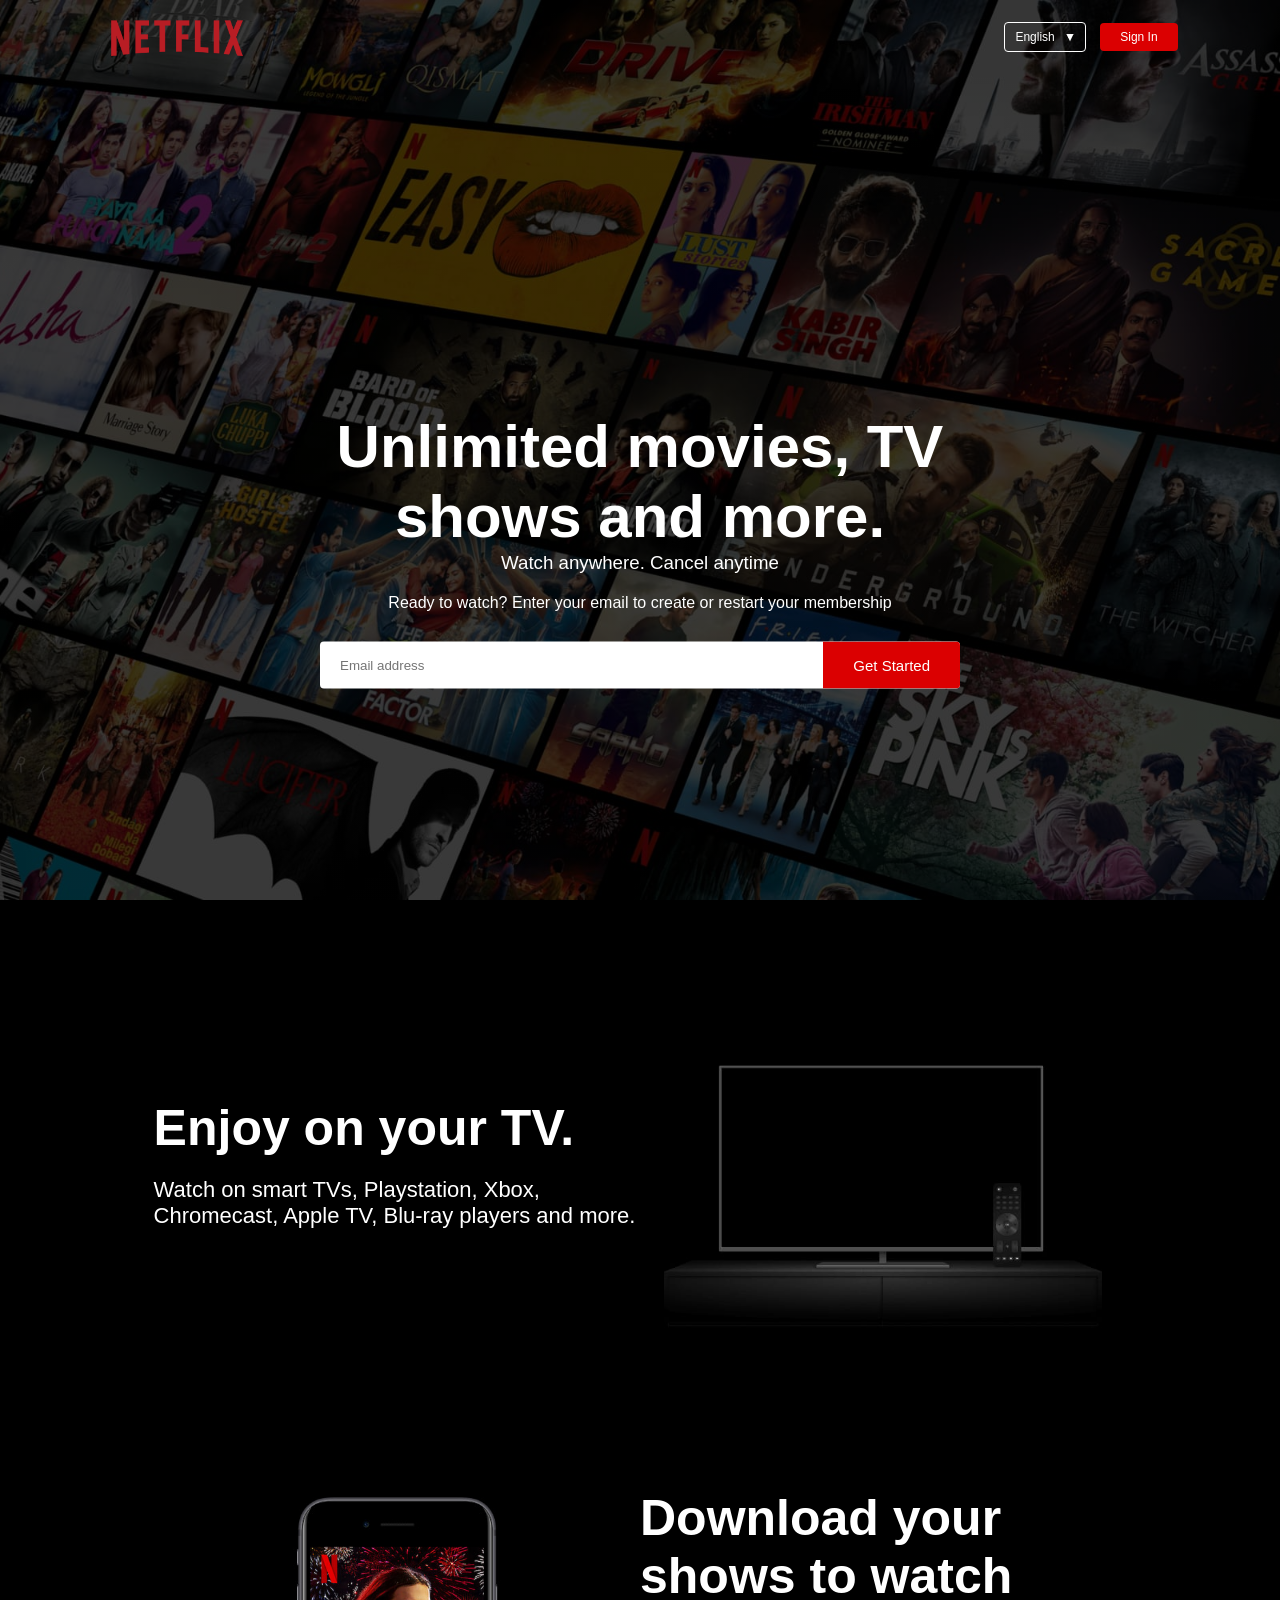
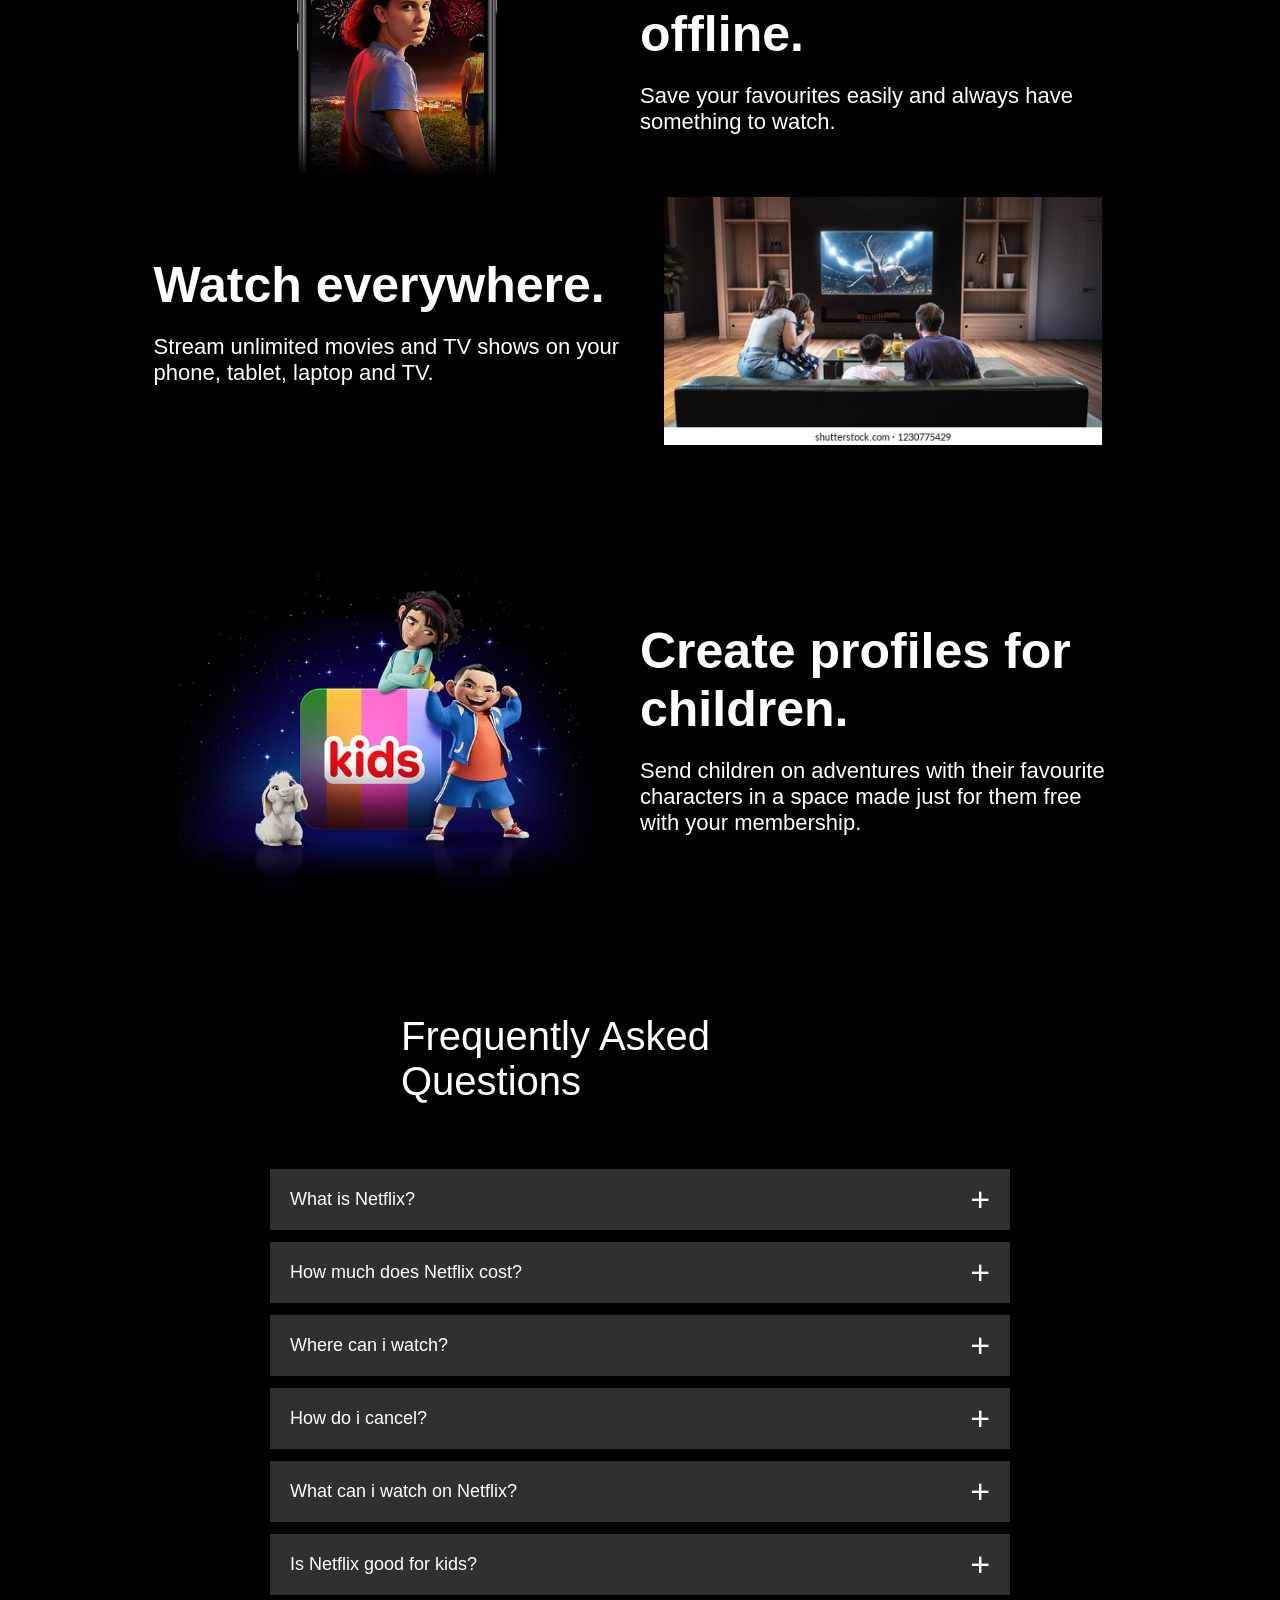
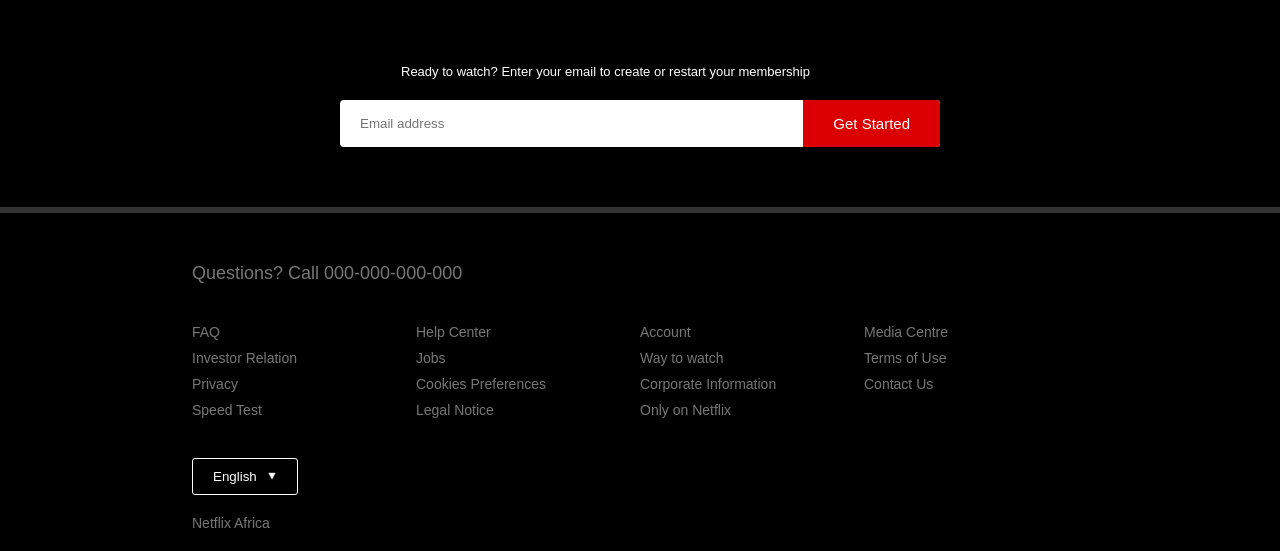
<file: Index.html>
<!DOCTYPE html>
<html>
    <head>
        <meta name="viewport" content="width=device-width, initial-scale=1.0">
        <title>Netflix Clone</title> 
        <link rel="stylesheet" href="Netflix.css">
    </head>
    <body>
        <div class="header">
            <nav>
                <img src="neet.png" class="logo">
                <div>
                    <button class="language-btn">English<img src="Net.png"></button>
                    <button>Sign In</button> 
                </div>
            </nav>
            <div class="header-content">
                <h1>Unlimited movies, TV shows and more.</h1>
                <h3>Watch anywhere. Cancel anytime</h3>
                <p>Ready to watch? Enter your email to create or restart your membership</p>
                <form class="email-signup">
                    <input type="email" placeholder="Email address" required="">
                    <button type="submit">Get Started</button>
                </form>
            </div>
        </div>
        <div class="features">
            <div class="row">
                <div class="text-col">
                <h2>Enjoy on your TV.</h2>
                <P>Watch on smart TVs, Playstation, Xbox, Chromecast, Apple TV, Blu-ray players and more.</P>
            </div>
            <div class="img-col">
                <img src="Netlap.jpg">
            </div>
            </div>

                        <div class="row">
                <div class="img-col">
                    <img src="Netphone.jpg">
                </div>
                <div class="text-col">
                <h2>Download your shows to watch offline.</h2>
                <P>Save your favourites easily and always have something to watch.</P>
            </div>

            <div class="text-col">
                <h2>Watch everywhere.</h2>
                <P>Stream unlimited movies and TV shows on your phone, tablet, laptop and TV.</P>
            </div>
            <div class="img-col">
                <img src="Netfamily.jpg">
            </div>
            </div>

            <div class="row">
                <div class="img-col">
                    <img src="Netkid.jpg">
                </div>
                <div class="text-col">
                <h2>Create profiles for children.</h2>
                <P>Send children on adventures with their favourite characters in a space made just for them free with your membership.</P>
            </div>
            </div>
            
        </div>      
    <div class="faq">
        <h2>Frequently Asked Questions</h2>
        <ul class="accordion">
            <li>
                <input type="radio" name="accordion" id="first">
                <label for="first">What is Netflix?</label>
                <div class="content">
                    <p>Lorem ipsum dolor sit amet consectetur adipisicing elit. Eaque magnam iusto consequatur laudantium odio adipisci commodi ipsam doloremque, iure dolorem sunt quam optio, recusandae fugit, nulla ipsa explicabo distinctio mollitia.</p>
                </div>
            </li>
            <li>
                <input type="radio" name="accordion" id="second">
                <label for="second">How much does Netflix cost?</label>
                <div class="content">
                    <p>Lorem ipsum dolor sit amet consectetur adipisicing elit. Eaque magnam iusto consequatur laudantium odio adipisci commodi ipsam doloremque, iure dolorem sunt quam optio, recusandae fugit, nulla ipsa explicabo distinctio mollitia.</p>
                </div>
            </li>
            <li>
                <input type="radio" name="accordion" id="third">
                <label for="third">Where can i watch?</label>
                <div class="content">
                    <p>Lorem ipsum dolor sit amet consectetur adipisicing elit. Eaque magnam iusto consequatur laudantium odio adipisci commodi ipsam doloremque, iure dolorem sunt quam optio, recusandae fugit, nulla ipsa explicabo distinctio mollitia.</p>
                </div>
            </li>
            <li>
                <input type="radio" name="accordion" id="fourth">
                <label for="fourth">How do i cancel?</label>
                <div class="content">
                    <p>Lorem ipsum dolor sit amet consectetur adipisicing elit. Eaque magnam iusto consequatur laudantium odio adipisci commodi ipsam doloremque, iure dolorem sunt quam optio, recusandae fugit, nulla ipsa explicabo distinctio mollitia.</p>
                </div>
            </li>
            <li>
                <input type="radio" name="accordion" id="fifth">
                <label for="fifth">What can i watch on Netflix?</label>
                <div class="content">
                    <p>Lorem ipsum dolor sit amet consectetur adipisicing elit. Eaque magnam iusto consequatur laudantium odio adipisci commodi ipsam doloremque, iure dolorem sunt quam optio, recusandae fugit, nulla ipsa explicabo distinctio mollitia.</p>
                </div>
            </li>
            <li>
                <input type="radio" name="accordion" id="sixth">
                <label for="sixth">Is Netflix good for kids?</label>
                <div class="content">
                    <p>Lorem ipsum dolor sit amet consectetur adipisicing elit. Eaque magnam iusto consequatur laudantium odio adipisci commodi ipsam doloremque, iure dolorem sunt quam optio, recusandae fugit, nulla ipsa explicabo distinctio mollitia.</p>
                </div>
            </li>
        </ul>
        <small>Ready to watch? Enter your email to create or restart your membership</small>
        <form class="email-signup">
            <input type="email" placeholder="Email address" required="v  ">
            <button type="submit">Get Started</button>
        </form>
    </div>
    <div class="footer">
        <h2>Questions? Call 000-000-000-000</h2>

        <div class="row">
            <div class="col">
                <a href="#">FAQ</a>
                <a href="#">Investor Relation</a>
                <a href="#">Privacy</a>
                <a href="#">Speed Test</a>
            </div>
            <div class="col">
                <a href="#">Help Center</a>
                <a href="#">Jobs</a>
                <a href="#">Cookies Preferences</a>
                <a href="#">Legal Notice</a>
            </div>
            <div class="col">
                <a href="#">Account</a>
                <a href="#">Way to watch</a>
                <a href="#">Corporate Information</a>
                <a href="#">Only on Netflix</a>
            </div>
            <div class="col">
                <a href="#">Media Centre</a>
                <a href="#">Terms of Use</a>
                <a href="#">Contact Us</a>
            </div>
        </div>
        <button class="language-btn">English<img src="Net.png"></button>
        <p class="copyright-txt">Netflix Africa</p>
        </div>
        </div>
    </div>
    </body>
</html>
</file>
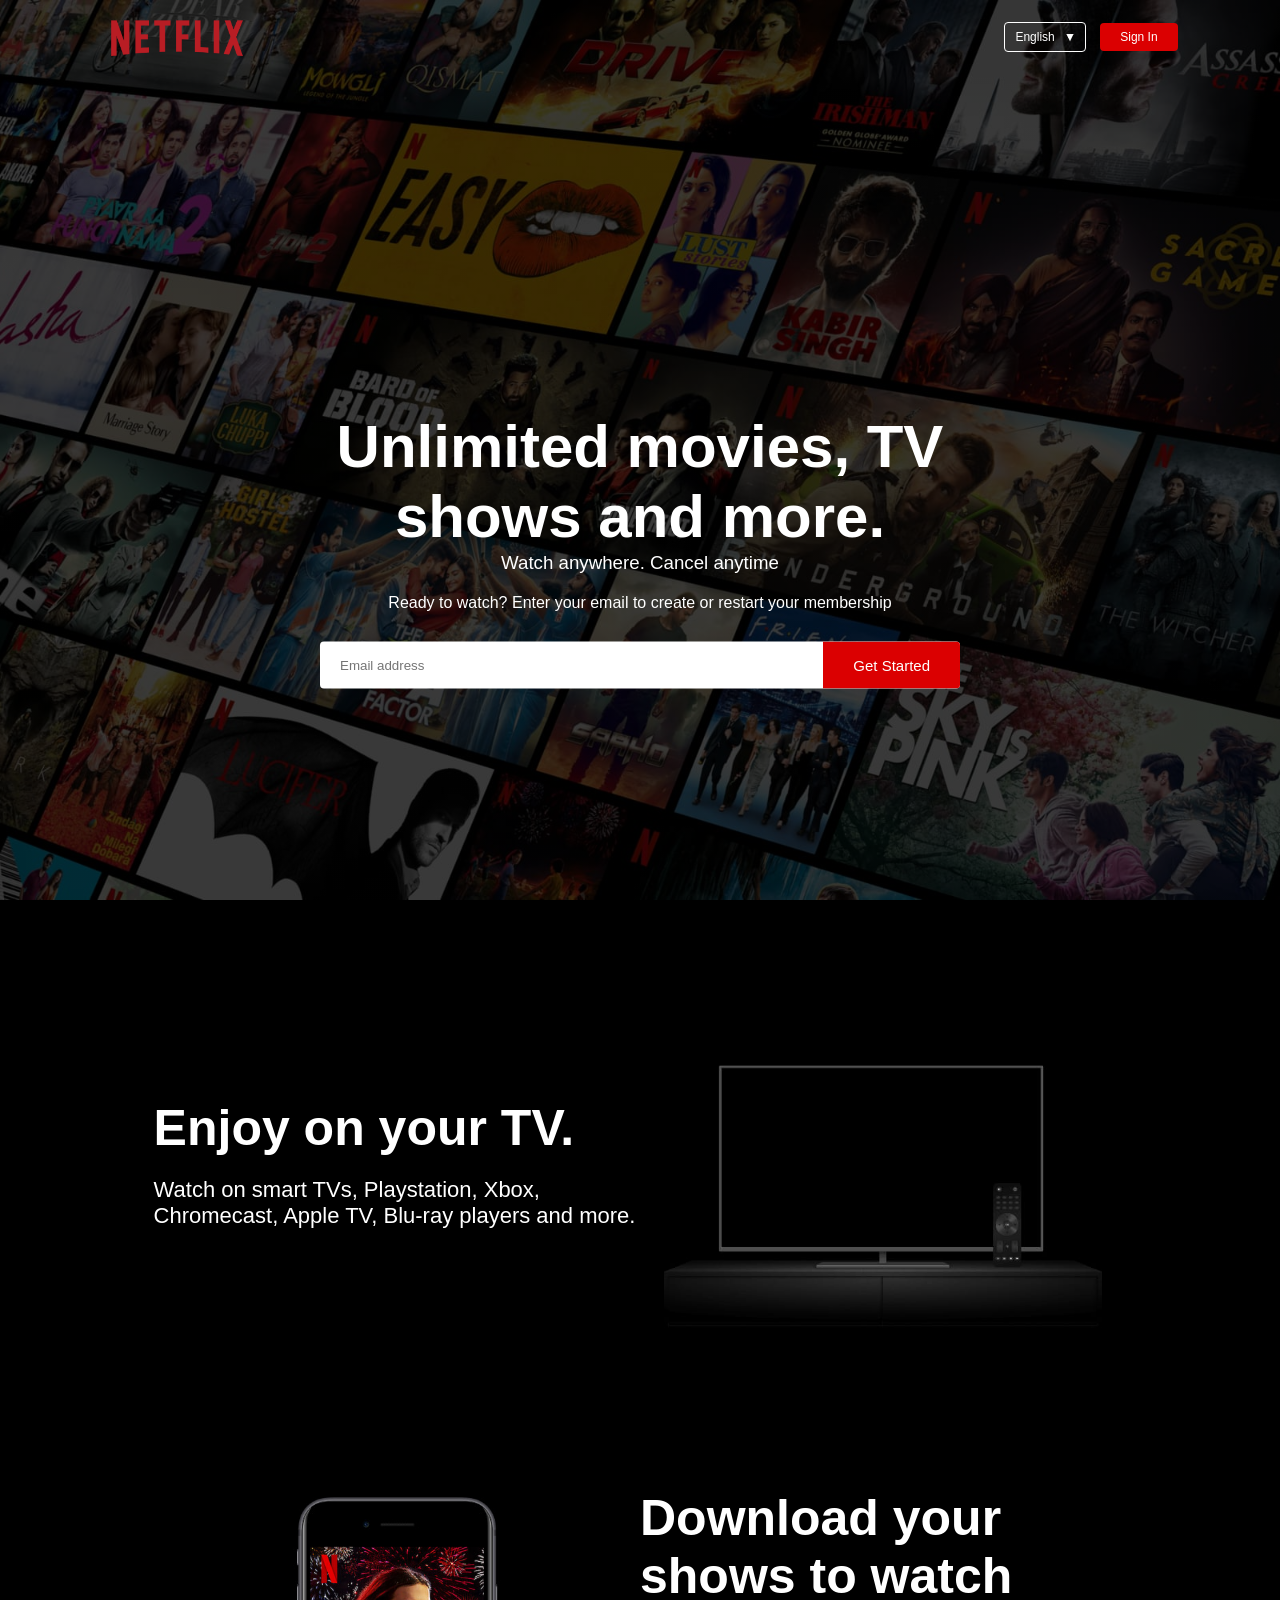
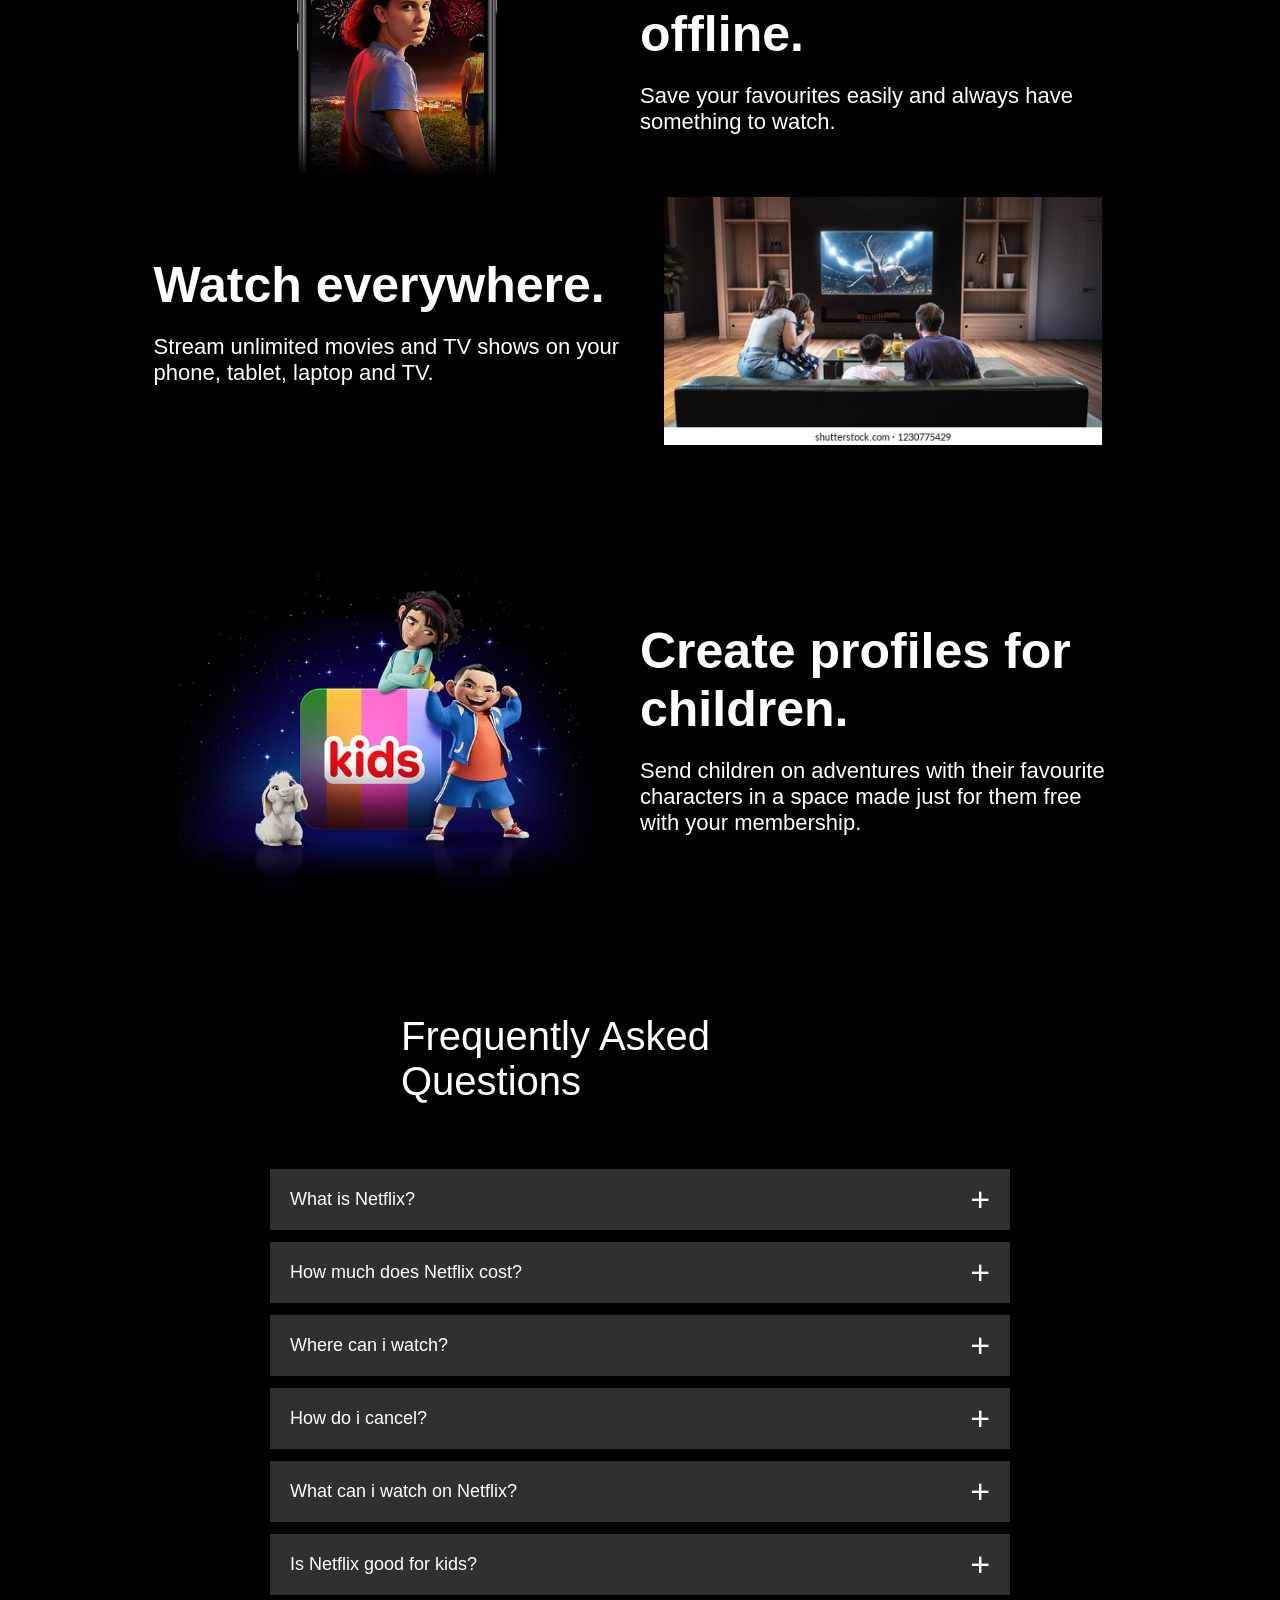
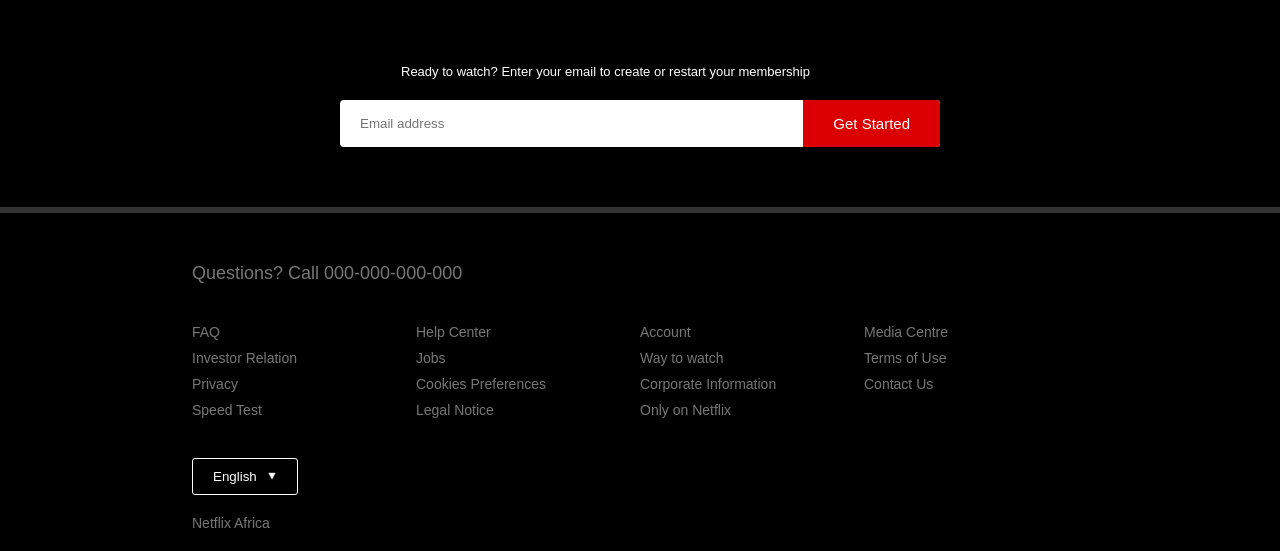
<file: Netflix.html>
<!DOCTYPE html>
<html>
    <head>
        <meta name="viewport" content="width=device-width, initial-scale=1.0">
        <title>Netflix Clone</title> 
        <link rel="stylesheet" href="Netflix.css">
    </head>
    <body>
        <div class="header">
            <nav>
                <img src="neet.png" class="logo">
                <div>
                    <button class="language-btn">English<img src="Net.png"></button>
                    <button>Sign In</button> 
                </div>
            </nav>
            <div class="header-content">
                <h1>Unlimited movies, TV shows and more.</h1>
                <h3>Watch anywhere. Cancel anytime</h3>
                <p>Ready to watch? Enter your email to create or restart your membership</p>
                <form class="email-signup">
                    <input type="email" placeholder="Email address" required="">
                    <button type="submit">Get Started</button>
                </form>
            </div>
        </div>
        <div class="features">
            <div class="row">
                <div class="text-col">
                <h2>Enjoy on your TV.</h2>
                <P>Watch on smart TVs, Playstation, Xbox, Chromecast, Apple TV, Blu-ray players and more.</P>
            </div>
            <div class="img-col">
                <img src="Netlap.jpg">
            </div>
            </div>

                        <div class="row">
                <div class="img-col">
                    <img src="Netphone.jpg">
                </div>
                <div class="text-col">
                <h2>Download your shows to watch offline.</h2>
                <P>Save your favourites easily and always have something to watch.</P>
            </div>

            <div class="text-col">
                <h2>Watch everywhere.</h2>
                <P>Stream unlimited movies and TV shows on your phone, tablet, laptop and TV.</P>
            </div>
            <div class="img-col">
                <img src="Netfamily.jpg">
            </div>
            </div>

            <div class="row">
                <div class="img-col">
                    <img src="Netkid.jpg">
                </div>
                <div class="text-col">
                <h2>Create profiles for children.</h2>
                <P>Send children on adventures with their favourite characters in a space made just for them free with your membership.</P>
            </div>
            </div>
            
        </div>      
    <div class="faq">
        <h2>Frequently Asked Questions</h2>
        <ul class="accordion">
            <li>
                <input type="radio" name="accordion" id="first">
                <label for="first">What is Netflix?</label>
                <div class="content">
                    <p>Lorem ipsum dolor sit amet consectetur adipisicing elit. Eaque magnam iusto consequatur laudantium odio adipisci commodi ipsam doloremque, iure dolorem sunt quam optio, recusandae fugit, nulla ipsa explicabo distinctio mollitia.</p>
                </div>
            </li>
            <li>
                <input type="radio" name="accordion" id="second">
                <label for="second">How much does Netflix cost?</label>
                <div class="content">
                    <p>Lorem ipsum dolor sit amet consectetur adipisicing elit. Eaque magnam iusto consequatur laudantium odio adipisci commodi ipsam doloremque, iure dolorem sunt quam optio, recusandae fugit, nulla ipsa explicabo distinctio mollitia.</p>
                </div>
            </li>
            <li>
                <input type="radio" name="accordion" id="third">
                <label for="third">Where can i watch?</label>
                <div class="content">
                    <p>Lorem ipsum dolor sit amet consectetur adipisicing elit. Eaque magnam iusto consequatur laudantium odio adipisci commodi ipsam doloremque, iure dolorem sunt quam optio, recusandae fugit, nulla ipsa explicabo distinctio mollitia.</p>
                </div>
            </li>
            <li>
                <input type="radio" name="accordion" id="fourth">
                <label for="fourth">How do i cancel?</label>
                <div class="content">
                    <p>Lorem ipsum dolor sit amet consectetur adipisicing elit. Eaque magnam iusto consequatur laudantium odio adipisci commodi ipsam doloremque, iure dolorem sunt quam optio, recusandae fugit, nulla ipsa explicabo distinctio mollitia.</p>
                </div>
            </li>
            <li>
                <input type="radio" name="accordion" id="fifth">
                <label for="fifth">What can i watch on Netflix?</label>
                <div class="content">
                    <p>Lorem ipsum dolor sit amet consectetur adipisicing elit. Eaque magnam iusto consequatur laudantium odio adipisci commodi ipsam doloremque, iure dolorem sunt quam optio, recusandae fugit, nulla ipsa explicabo distinctio mollitia.</p>
                </div>
            </li>
            <li>
                <input type="radio" name="accordion" id="sixth">
                <label for="sixth">Is Netflix good for kids?</label>
                <div class="content">
                    <p>Lorem ipsum dolor sit amet consectetur adipisicing elit. Eaque magnam iusto consequatur laudantium odio adipisci commodi ipsam doloremque, iure dolorem sunt quam optio, recusandae fugit, nulla ipsa explicabo distinctio mollitia.</p>
                </div>
            </li>
        </ul>
        <small>Ready to watch? Enter your email to create or restart your membership</small>
        <form class="email-signup">
            <input type="email" placeholder="Email address" required="v  ">
            <button type="submit">Get Started</button>
        </form>
    </div>
    <div class="footer">
        <h2>Questions? Call 000-000-000-000</h2>

        <div class="row">
            <div class="col">
                <a href="#">FAQ</a>
                <a href="#">Investor Relation</a>
                <a href="#">Privacy</a>
                <a href="#">Speed Test</a>
            </div>
            <div class="col">
                <a href="#">Help Center</a>
                <a href="#">Jobs</a>
                <a href="#">Cookies Preferences</a>
                <a href="#">Legal Notice</a>
            </div>
            <div class="col">
                <a href="#">Account</a>
                <a href="#">Way to watch</a>
                <a href="#">Corporate Information</a>
                <a href="#">Only on Netflix</a>
            </div>
            <div class="col">
                <a href="#">Media Centre</a>
                <a href="#">Terms of Use</a>
                <a href="#">Contact Us</a>
            </div>
        </div>
        <button class="language-btn">English<img src="Net.png"></button>
        <p class="copyright-txt">Netflix Africa</p>
        </div>
        </div>
    </div>
    </body>
</html>
</file>
<file: Netflix.css>
*{
    margin: 0;
    padding: 0;
    font-family: 'poppins', sans-serif;
    box-sizing: border-box;
}
body{
    background-color: black;
    color: #fff;
}
.header{
    width: 100%;
    height: 100vh;
    background-image: linear-gradient(rgba(0,0,0,0.7),rgba(0,0,0,0.7)), url(Netflix\ Back.jpg);
    background-size: cover;
    background-position: center;
    padding: 10px 8%;
    position: relative;
}
nav{
    display: flex;
    align-items: center;
    justify-content: space-between;
}
.logo{
    width: 150px;
    cursor: pointer;
}
nav button{
    border: 0;
    outline: 0;
    background: #db0001;
    color: #fff;
    padding: 7px 20px;
    font-size: 12px;
    border-radius: 4px;
    margin-left: 10px;
    cursor: pointer;
}
.language-btn{
    display: inline-flex;
    align-items: center;
    background: transparent;
    border: 1px solid #fff;
    padding: 7px 10px;
}
.language-btn img{
    width: 10px;
    margin-left: 10px;
}
.header-content{
    position: absolute;
    top: 50%;
    left: 50%;
    transform: translate(-50%, -50%);
    text-align: center;
    margin-top: 100px;
}
.header-content h1{
    font-size: 60px;
    line-height: 70px;
    font-weight: 600px;
    max-width: 650px;
}
.header-content h3{
    font-weight: 400;
    margin-bottom: 20px;
}
.email-signup{
    background: #fff;
    border-radius: 4px;
    display: flex;
    align-items: center;
    margin-top: 30px;
    overflow: hidden;
}
.email-signup input{
    flex: 1;
    border: 0;
    outline: 0;
    margin-left: 20px;
}
.email-signup button{
    background: #db0001;
    border: 0;
    outline: 0;
    color: #fff;
    font-size: 15px;
    cursor: pointer;
    padding: 15px 30px;
}
.features{
    padding: 50px 12%;
    font-size: 22px;
}
.row{
    display: flex;
    width: 100%;
    align-items: center;
    flex-wrap: wrap;
    padding: 50px 0;
}
.text-col{
    flex-basis: 50%;
    margin-bottom: 20px;
}
.img-col{
    flex-basis: 50%;
    margin-bottom: 20px;
}
.img-col img{
    display: block;
    width: 90%;
    margin:auto;
}
.features h2{
    font-size: 50px;
    font-weight: 600;
    margin-bottom: 20px;
}
.accordion{
    margin: 60px auto;
    width: 100%;
    max-width: 750px;
}
.accordion li{
    list-style: none;
    width: 100%;
    padding: 5px;
}
.accordion li label{
    display: flex;
    align-items: center;
    padding: 20px;
    font-size: 18px;
    font-weight: 500;
    background: #303030;
    margin-bottom: 2px;
    cursor: pointer;
    position: relative;
}
label::after{
    content: '+';
    font-size: 34px;
    position: absolute;
    right: 20px;
    transition: transform 0.5s;
}
input[type="radio"]{
    display: none;
}
.accordion .content{
    background: #303030;
    text-align: left;
    padding: 0 20px;
    max-height: 0;
    overflow: hidden;
    transition: max-height 0.5s, padding 0.5s;
}
.accordion input[type="radio"]:checked + label + .content{
    max-height: 600px;
    padding: 30px 20px;
}
.accordion input[type="radio"]:checked + label::after{
    transform: rotate(135deg);
}
.faq .email-signup{
    max-width: 600px;
    margin: 20px auto 60px;
}
.faq small{
    font-size: 13px;
    margin: 0 401px;
}
.faq h2{
    font-weight: 500;
    font-size: 40px;
    margin: 0 401px;
}
.footer{
    padding: 50px 15% 10px;
    border-top: 6px solid #333;
    color: #777;
}
.footer h2{
    font-size: 18px;
    font-weight: 400;
    margin-bottom: 30px;
}
.footer .col{
    flex-basis: 25%;
    flex-grow: 1;
    margin-bottom: 20px;
}
.footer .col a{
    display: block;
    text-decoration: none;
    color: #777;
    font-size: 14px;
    margin-bottom: 10px;
}
.footer .row{
    align-items: flex-start;
    padding: 10px 0;
}
.footer .language-btn{
    color: #fff;
    padding: 10px 20px;
    border-radius: 3px;
}
.copyright-txt{
    font-size: 14px;
    margin-top: 20px;
    margin-bottom: 10px;
}

@media only screen and(max-width: 600px){
    .logo{
        width: 100px;
    }
    nav button{
        padding: 5px 10px;
    }
   nav  .language-btn{
    padding: 4px 8px;
    }
    .header-content{
        position: unset;
        transform: none;
        padding-top: 150px;
    }
    .header-content h1{
        font-size: 30px;
    }
    .email-signup button{
        font-size: 12px;
        padding: 10px 15px;
    }
    .text-col, .img-col{
        flex-basis: 100%;
    }
    .features h2{
        font-size: 30px;
    }
    .features p{
        font-size: 15px;
    }
    .row:nth-child(2), .row:nth-child(4){
        flex-direction: column-reverse;
     }
    .features .row{
        padding: 10px 0;
    }
    .faq h2{
        font-size: 20px;
    }
    .accordion .content{
        font-size: 14px;
    }
    .accordion li label{
        padding: 10px;
        font-size: 14px;
    }
    label::after{
        font-size: 22px;
    }
}
</file>
